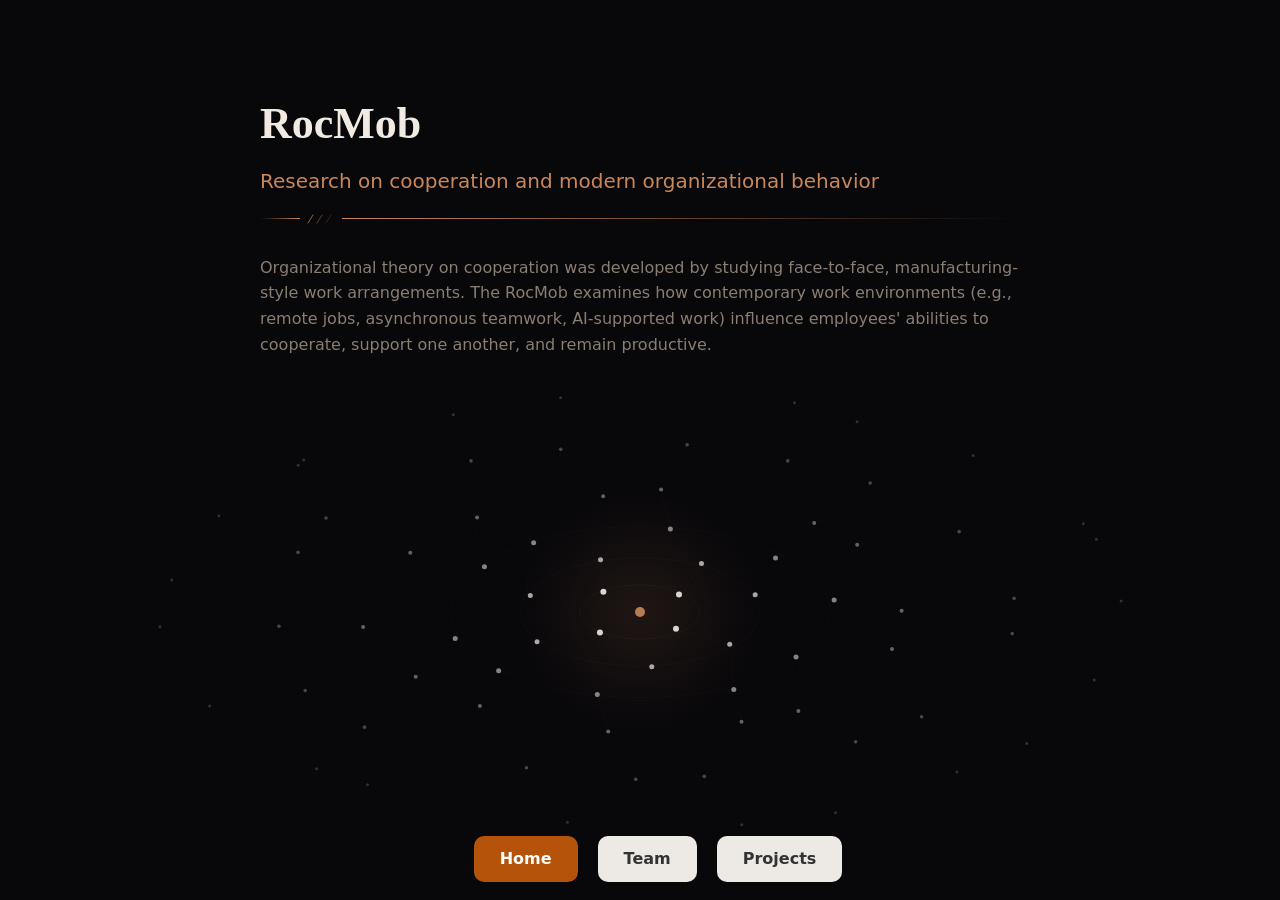
<file: index.html>
<!DOCTYPE html>
<html>
<head>
<meta charset="utf-8">
<meta name="viewport" content="width=device-width, initial-scale=1">
<meta name="description" content="RocMob at Auburn University | Christopher Dishop | Department of Psychological Sciences.">
<title>RocMob | Auburn University | Christopher Dishop</title>
<link rel="canonical" href="https://cdishop.github.io/rocmob/">
<link rel="stylesheet" href="style.css">
<style>
body {
  background: #08070A;
  color: #F0EAE2;
}
canvas {
  position: fixed;
  inset: 0;
  width: 100%;
  height: 100%;
  z-index: 0;
}
.container {
  position: relative;
  z-index: 2;
}
.container p {
  color: #8A7E72;
}
.subtitle {
  color: #C9875A;
}
.divider-line-left {
  background: linear-gradient(
    to right,
    transparent,
    rgba(201,135,90,0.5),
    #C9875A
  );
}
.divider-line-right {
  background: linear-gradient(
    to right,
    #C9875A,
    rgba(201,135,90,0.5),
    #08070A
  );
}
.navbar {
  background: transparent;
  z-index: 3;
}
</style>
</head>
<body>
<canvas id="orbitCanvas"></canvas>
<div class="container">
<h1>RocMob</h1>
<div class="subtitle">
Research on cooperation and modern organizational behavior
</div>
<div class="divider">
  <div class="divider-line-left"></div>
  <svg class="divider-slashes" viewBox="0 0 30 12" xmlns="http://www.w3.org/2000/svg">
    <line x1="2" y1="10" x2="7" y2="2" stroke="#C9875A" stroke-width="0.75" stroke-linecap="round"/>
    <line x1="11" y1="10" x2="16" y2="2" stroke="#C9875A" stroke-width="0.75" stroke-linecap="round" opacity="0.6"/>
    <line x1="20" y1="10" x2="25" y2="2" stroke="#C9875A" stroke-width="0.75" stroke-linecap="round" opacity="0.3"/>
  </svg>
  <div class="divider-line-right"></div>
</div>
<p>
Organizational theory on cooperation was developed by studying face-to-face, manufacturing-style work arrangements. The RocMob examines how contemporary work environments (e.g., remote jobs, asynchronous teamwork, AI-supported work) influence employees' abilities to cooperate, support one another, and remain productive.
</p>
</div>
<div class="navbar">
<a class="navbutton" href="index.html">Home</a>
<a class="navbutton secondary" href="team.html">Team</a>
<a class="navbutton secondary" href="projects.html">Projects</a>
</div>
<script>
(() => {
const canvas = document.getElementById("orbitCanvas");
const ctx = canvas.getContext("2d");
let W, H, cx, cy, dpr;
function resize(){
dpr = window.devicePixelRatio || 1;
W = window.innerWidth;
H = window.innerHeight;
canvas.width = W * dpr;
canvas.height = H * dpr;
ctx.setTransform(dpr,0,0,dpr,0,0);
cx = W * 0.5;
cy = H * 0.68;
}
const rings = [
{radius:60,count:4,speed:0.4,size:3,opacity:0.9},
{radius:120,count:7,speed:-0.25,size:2.5,opacity:0.7},
{radius:190,count:10,speed:0.18,size:2.5,opacity:0.55},
{radius:270,count:14,speed:-0.12,size:2,opacity:0.4},
{radius:370,count:18,speed:0.08,size:1.8,opacity:0.28},
{radius:480,count:22,speed:-0.05,size:1.5,opacity:0.18}
];
const particles = [];
for(const ring of rings){
let ringParts=[];
for(let i=0;i<ring.count;i++){
ringParts.push({
angle:(Math.PI*2/ring.count)*i+Math.random()*0.3,
wobble:Math.random()*Math.PI*2,
wobbleAmp:3+Math.random()*8,
wobbleSpeed:0.5+Math.random()*1.5
});
}
particles.push(ringParts);
}
function drawConnections(time){
let t=time*0.001;
for(let r=0;r<rings.length-1;r++){
let ringA=rings[r];
let ringB=rings[r+1];
let partsA=particles[r];
let partsB=particles[r+1];
for(const a of partsA){
let ax=cx+Math.cos(a.angle+t*ringA.speed)*ringA.radius;
let ay=cy+Math.sin(a.angle+t*ringA.speed)*ringA.radius*0.45;
for(const b of partsB){
let bx=cx+Math.cos(b.angle+t*ringB.speed)*ringB.radius;
let by=cy+Math.sin(b.angle+t*ringB.speed)*ringB.radius*0.45;
let dx=ax-bx;
let dy=ay-by;
let dist=Math.sqrt(dx*dx+dy*dy);
if(dist<100){
let alpha=(1-dist/100)*0.08;
ctx.beginPath();
ctx.moveTo(ax,ay);
ctx.lineTo(bx,by);
ctx.strokeStyle=`rgba(201,135,90,${alpha})`;
ctx.lineWidth=0.6;
ctx.stroke();
}
}
}
}
}
function loop(time){
ctx.fillStyle="#08070A";
ctx.fillRect(0,0,W,H);
let grad=ctx.createRadialGradient(cx,cy,0,cx,cy,120);
grad.addColorStop(0,"rgba(201,135,90,0.12)");
grad.addColorStop(1,"rgba(201,135,90,0)");
ctx.fillStyle=grad;
ctx.fillRect(0,0,W,H);
ctx.beginPath();
ctx.arc(cx,cy,5,0,Math.PI*2);
ctx.fillStyle="rgba(201,135,90,0.9)";
ctx.fill();
drawConnections(time);
for(let r=0;r<rings.length;r++){
let ring=rings[r];
ctx.beginPath();
ctx.ellipse(cx,cy,ring.radius,ring.radius*0.45,0,0,Math.PI*2);
ctx.strokeStyle=`rgba(201,135,90,${ring.opacity*0.12})`;
ctx.lineWidth=0.5;
ctx.stroke();
for(const p of particles[r]){
let angle=p.angle+time*0.001*ring.speed;
let wobble=Math.sin(time*0.001*p.wobbleSpeed+p.wobble)*p.wobbleAmp;
let x=cx+Math.cos(angle)*(ring.radius+wobble);
let y=cy+Math.sin(angle)*(ring.radius+wobble)*0.45;
ctx.beginPath();
ctx.arc(x,y,ring.size,0,Math.PI*2);
ctx.fillStyle=`rgba(240,234,226,${ring.opacity})`;
ctx.fill();
}
}
requestAnimationFrame(loop);
}
window.addEventListener("resize",resize);
resize();
requestAnimationFrame(loop);
})();
</script>
</body>
</html>
</file>
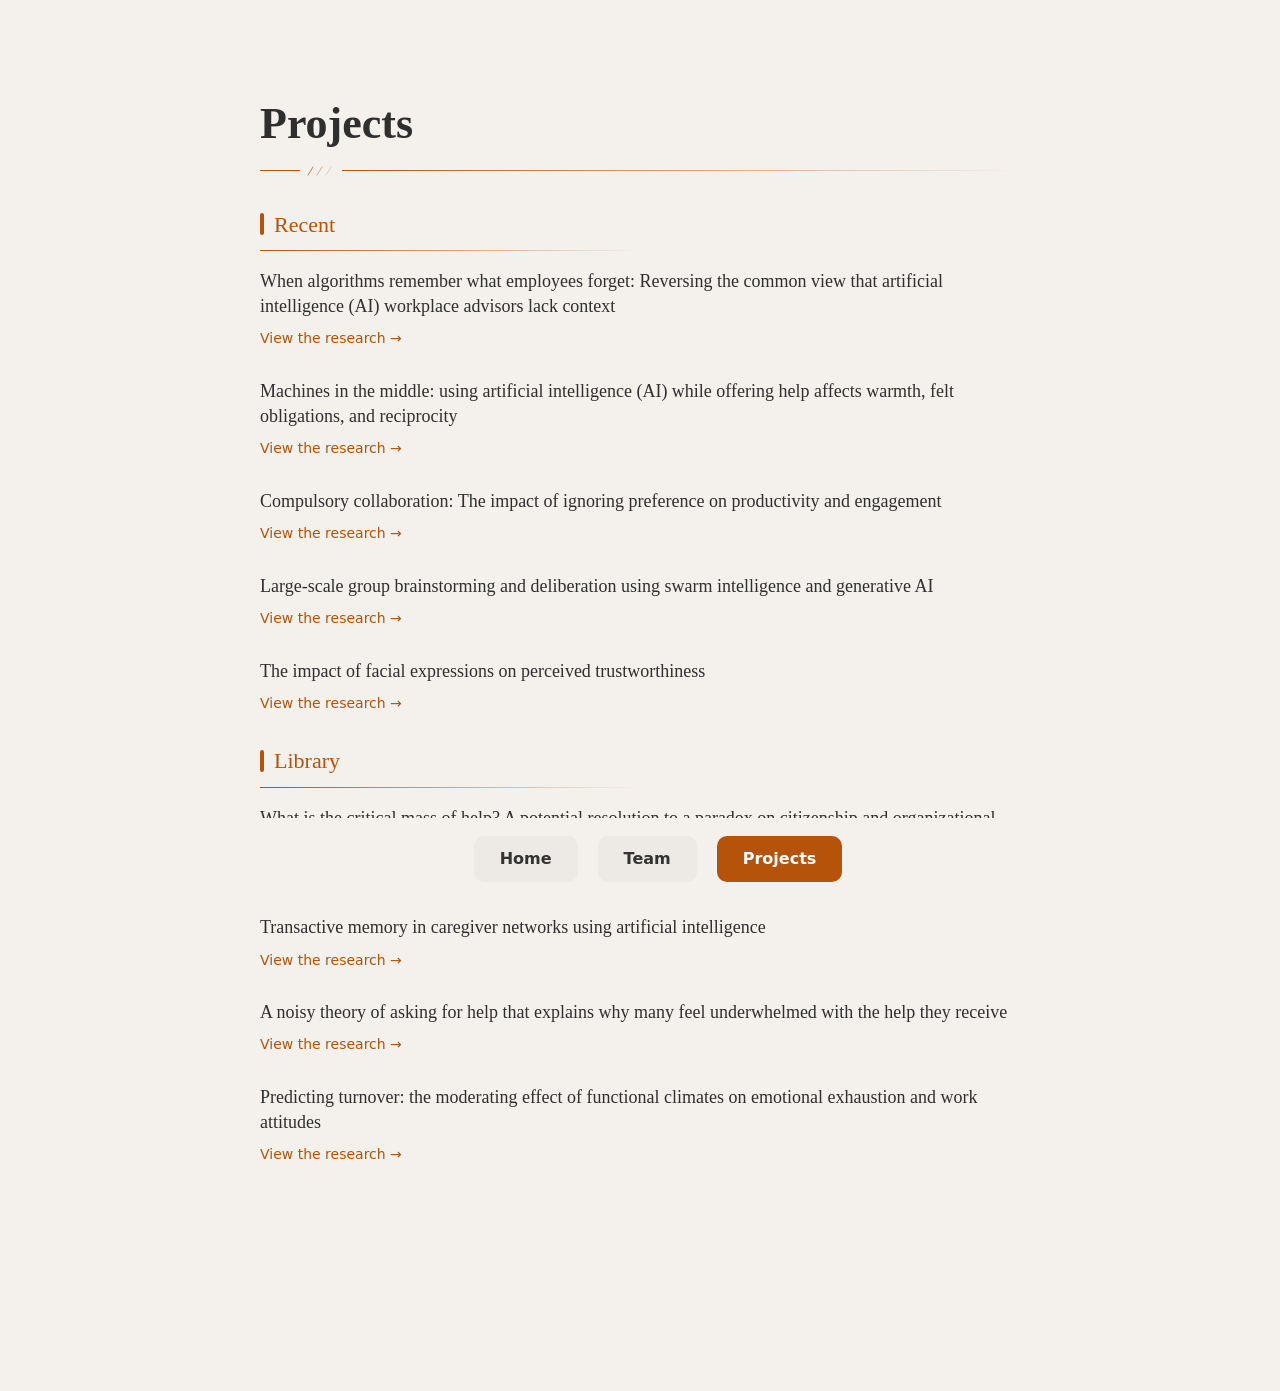
<file: projects.html>
<!DOCTYPE html>
<html>
<head>
  <meta charset="utf-8">
  <meta name="viewport" content="width=device-width, initial-scale=1">
  <meta name="description" content="Publications and research from the RocMob | Christopher Dishop | Auburn University | Department of Psychological Sciences.">
  <title>RocMob Projects</title>
  <link rel="stylesheet" href="style.css">
</head>

<body>

<div class="container">

<h1>Projects</h1>

<div class="divider">
  <div class="divider-line-left"></div>
  <svg class="divider-slashes" viewBox="0 0 30 12" xmlns="http://www.w3.org/2000/svg">
    <line x1="2" y1="10" x2="7" y2="2" stroke="#b45309" stroke-width="0.75" stroke-linecap="round"/>
    <line x1="11" y1="10" x2="16" y2="2" stroke="#b45309" stroke-width="0.75" stroke-linecap="round" opacity="0.6"/>
    <line x1="20" y1="10" x2="25" y2="2" stroke="#b45309" stroke-width="0.75" stroke-linecap="round" opacity="0.3"/>
  </svg>
  <div class="divider-line-right"></div>
</div>


<div class="section-header">
  <div class="section-header-title">
    <div class="section-header-bar"></div>
    <h2>Recent</h2>
  </div>
  <div class="section-header-line"></div>
</div>


<!-- recent projects block COPY / PASTE BLOCK BELOW FOR EACH PROJECT -->
<!-- recent projects block COPY / PASTE BLOCK BELOW FOR EACH PROJECT -->
<!-- recent projects block COPY / PASTE BLOCK BELOW FOR EACH PROJECT -->
<!-- recent projects block COPY / PASTE BLOCK BELOW FOR EACH PROJECT -->
<!-- recent projects block COPY / PASTE BLOCK BELOW FOR EACH PROJECT -->


<div class="project">
  <p class="project-title">When algorithms remember what employees forget: Reversing the common view that artificial intelligence (AI) workplace advisors lack context</p>
  <a class="project-link" target="_blank" href="https://www.sciencedirect.com/science/article/pii/S0747563226000919">View the research &rarr;</a>
</div>

<div class="project">
  <p class="project-title">Machines in the middle: using artificial intelligence (AI) while offering help affects warmth, felt obligations, and reciprocity</p>
  <a class="project-link" target="_blank" href="https://scholar.google.com/citations?view_op=view_citation&hl=en&user=VSTAif8AAAAJ&sortby=pubdate&citation_for_view=VSTAif8AAAAJ:M3ejUd6NZC8C">View the research &rarr;</a>
</div>

<div class="project">
  <p class="project-title">Compulsory collaboration: The impact of ignoring preference on productivity and engagement</p>
  <a class="project-link" target="_blank" href="posters/branch-usd-thesis.pdf">View the research &rarr;</a>
</div>

<div class="project">
  <p class="project-title">Large-scale group brainstorming and deliberation using swarm intelligence and generative AI</p>
  <a class="project-link" target="_blank" href="https://scholar.google.com/citations?view_op=view_citation&hl=en&user=VSTAif8AAAAJ&sortby=pubdate&citation_for_view=VSTAif8AAAAJ:4TOpqqG69KYC">View the research &rarr;</a>
</div>

<div class="project">
  <p class="project-title">The impact of facial expressions on perceived trustworthiness</p>
  <a class="project-link" target="_blank" href="posters/branch-smiles.pdf">View the research &rarr;</a>
</div>

<!-- library projects block-->
<!-- library projects block-->
<!-- library projects block-->
<!-- library projects block-->


<div class="section-header" style="margin-top: 28px;">
  <div class="section-header-title">
    <div class="section-header-bar"></div>
    <h2>Library</h2>
  </div>
  <div class="section-header-line"></div>
</div>


<div class="project">
  <p class="project-title">What is the critical mass of help? A potential resolution to a paradox on citizenship and organizational performance</p>
  <a class="project-link" target="_blank" href="https://scholar.google.com/citations?view_op=view_citation&hl=en&user=VSTAif8AAAAJ&sortby=pubdate&citation_for_view=VSTAif8AAAAJ:YsMSGLbcyi4C">View the research &rarr;</a>
</div>

<div class="project">
  <p class="project-title">Transactive memory in caregiver networks using artificial intelligence</p>
  <a class="project-link" target="_blank" href="posters/transactive.pdf">View the research &rarr;</a>
</div>

<div class="project">
  <p class="project-title">A noisy theory of asking for help that explains why many feel underwhelmed with the help they receive</p>
  <a class="project-link" target="_blank" href="https://scholar.google.com/citations?view_op=view_citation&hl=en&user=VSTAif8AAAAJ&sortby=pubdate&citation_for_view=VSTAif8AAAAJ:5nxA0vEk-isC">View the research &rarr;</a>
</div>

<div class="project">
  <p class="project-title">Predicting turnover: the moderating effect of functional climates on emotional exhaustion and work attitudes</p>
  <a class="project-link" target="_blank" href="https://scholar.google.com/citations?view_op=view_citation&hl=en&user=VSTAif8AAAAJ&cstart=20&pagesize=80&sortby=pubdate&citation_for_view=VSTAif8AAAAJ:2osOgNQ5qMEC">View the research &rarr;</a>
</div>


</div>

<div class="navbar">

<a class="navbutton secondary" href="index.html">Home</a>
<a class="navbutton secondary" href="team.html">Team</a>
<a class="navbutton" href="projects.html">Projects</a>

</div>

<div class="footer">
<p></p>
</div>

</body>
</html>
</file>
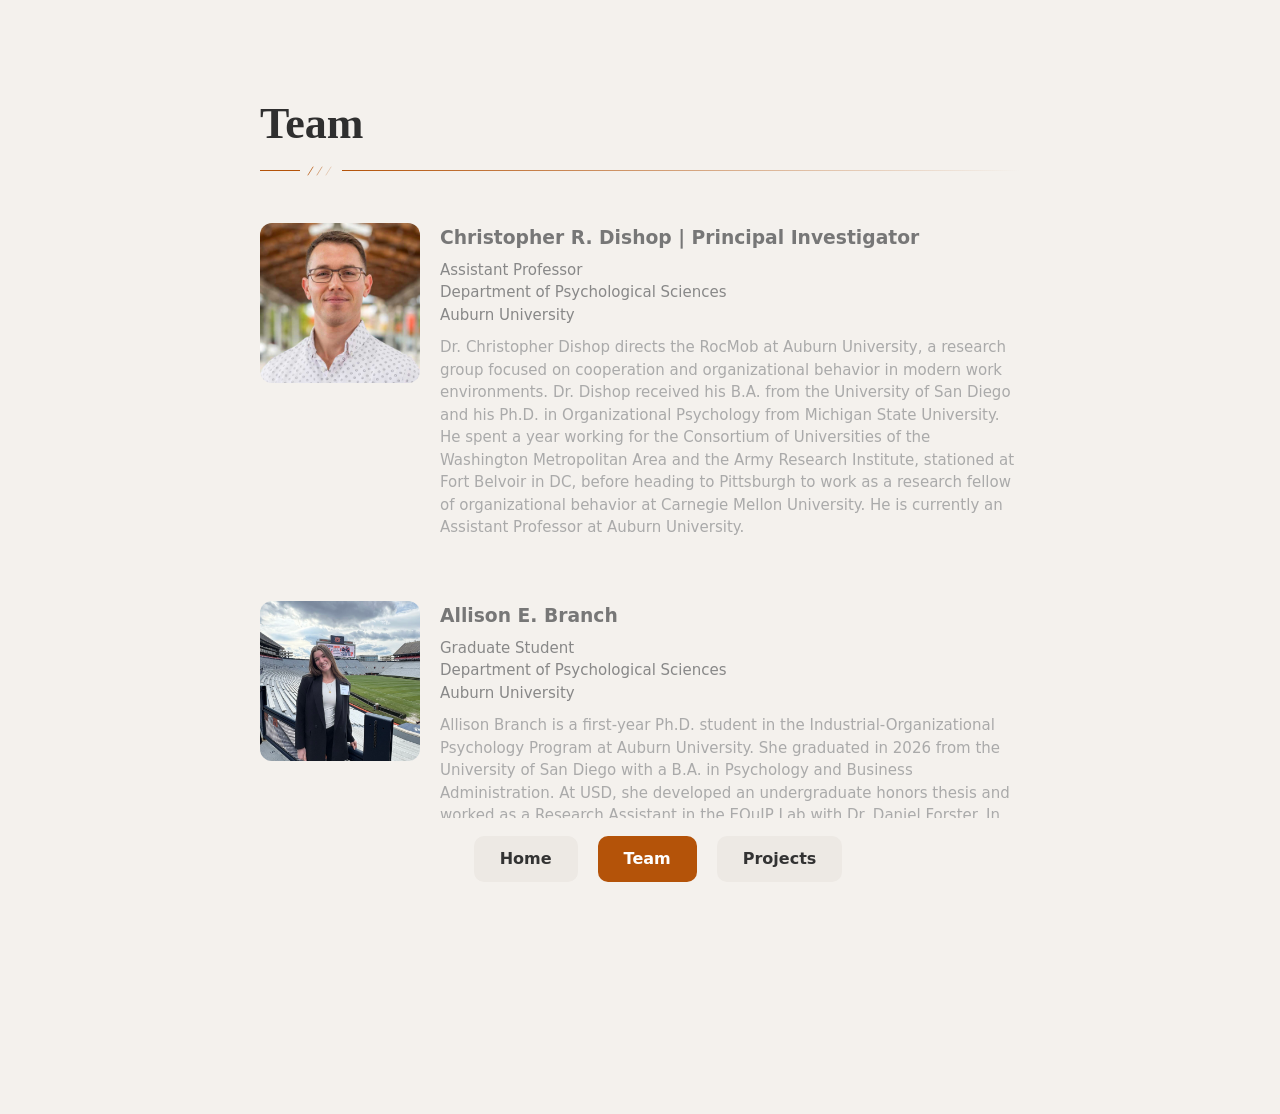
<file: team.html>
<!DOCTYPE html>
<html>
<head>
  <meta charset="utf-8">
  <meta name="viewport" content="width=device-width, initial-scale=1">

  <meta name="description" content="Meet the RocMob team. | Auburn University | Christopher Dishop | Department of Psychological Sciences.">

  <title>RocMob Team</title>

  <link rel="stylesheet" href="style.css">

  <!-- Tell Google which image represents this page -->

  <meta property="og:image" content="https://cdishop.github.io/rocmob/images/chris.jpg">
  <link rel="image_src" href="https://cdishop.github.io/rocmob/images/chris.jpg">

</head>

<body>

<div class="container">

<h1>Team</h1>

<div class="divider">
  <div class="divider-line-left"></div>
  <svg class="divider-slashes" viewBox="0 0 30 12" xmlns="http://www.w3.org/2000/svg">
    <line x1="2" y1="10" x2="7" y2="2" stroke="#b45309" stroke-width="0.75" stroke-linecap="round"/>
    <line x1="11" y1="10" x2="16" y2="2" stroke="#b45309" stroke-width="0.75" stroke-linecap="round" opacity="0.6"/>
    <line x1="20" y1="10" x2="25" y2="2" stroke="#b45309" stroke-width="0.75" stroke-linecap="round" opacity="0.3"/>
  </svg>
  <div class="divider-line-right"></div>
</div>


<div class="team-member">

<img src="images/chris.jpg">

<div>

<h3>Christopher R. Dishop | Principal Investigator</h3>

<p class="team-role">Assistant Professor<br>
Department of Psychological Sciences<br>
Auburn University</p>

<p class="team-desc">
Dr. Christopher Dishop directs the RocMob at Auburn University, a research group focused on cooperation and organizational behavior in modern work environments. Dr. Dishop received his B.A. from the University of San Diego and his Ph.D. in Organizational Psychology from Michigan State University. He spent a year working for the Consortium of Universities of the Washington Metropolitan Area and the Army Research Institute, stationed at Fort Belvoir in DC, before heading to Pittsburgh to work as a research fellow of organizational behavior at Carnegie Mellon University. He is currently an Assistant Professor at Auburn University.
</p>

</div>

</div>


<div class="team-member">

<img src="images/student1.jpg">

<div>

<h3>Allison E. Branch</h3>

<p class="team-role">Graduate Student<br>
Department of Psychological Sciences<br>
Auburn University</p>

<p class="team-desc">Allison Branch is a first-year Ph.D. student in the Industrial-Organizational Psychology Program at Auburn University. She graduated in 2026 from the University of San Diego with a B.A. in Psychology and Business Administration. At USD, she developed an undergraduate honors thesis and worked as a Research Assistant in the EQuIP Lab with Dr. Daniel Forster. In her free time, she enjoys playing volleyball (beach and indoor), yoga, and traveling.</p>

</div>

</div>


</div>


<div class="navbar">

<a class="navbutton secondary" href="index.html">Home</a>
<a class="navbutton" href="team.html">Team</a>
<a class="navbutton secondary" href="projects.html">Projects</a>

</div>

<div class="footer">
<p></p>
</div>

</body>
</html>
</file>
<file: style.css>
body {
  font-family: system-ui, -apple-system, Segoe UI, Roboto, sans-serif;
  background: #f4f1ed;
  color: #2f2f2f;
  margin: 0;
  line-height: 1.6;
}

.container {
  max-width: 760px;
  margin: auto;
  padding: 60px 20px 100px;
}

h1 {
  font-family: Georgia, serif;
  font-size: 44px;
  margin-bottom: 5px;
}

.subtitle {
  font-size: 20px;
  color: #b45309;
  margin-bottom: 16px;
}

.divider {
  display: flex;
  align-items: center;
  gap: 6px;
  margin-bottom: 30px;
  height: 12px;
}

.divider-line-left {
  width: 40px;
  height: 1px;
  background: #b45309;
}

.divider-slashes {
  width: 30px;
  height: 12px;
  flex-shrink: 0;
}

.divider-line-right {
  flex: 1;
  height: 1px;
  background: linear-gradient(to right, #b45309, transparent);
}

.card {
  background: white;
  padding: 28px;
  border-radius: 14px;
  box-shadow: 0 6px 18px rgba(0,0,0,.05);
}

.team-member {
  display: flex;
  gap: 20px;
  margin-bottom: 30px;
  padding: 16px;
  margin-left: -16px;
  margin-right: -16px;
  border-radius: 12px;
  transition: transform 0.2s, box-shadow 0.2s, background 0.2s;
}

.team-member:hover {
  transform: translateY(-3px);
  box-shadow: 0 8px 24px rgba(0,0,0,0.07);
  background: rgba(255,255,255,0.5);
}

.team-member img {
  width: 160px;
  height: 160px;
  object-fit: cover;
  border-radius: 12px;
  flex-shrink: 0;
}

.team-member h3 {
  margin: 0 0 6px 0;
}

.team-member > div {
  color: #777;
}

.team-role {
  font-size: 15px;
  color: #888;
  margin: 0 0 10px 0;
  line-height: 1.5;
}

.team-desc {
  font-size: 15px;
  color: #aaa;
  margin: 0;
  line-height: 1.5;
}

.project {
  margin-bottom: 28px;
  padding: 0 16px;
  margin-left: -16px;
  margin-right: -16px;
  border-radius: 10px;
  transition: background 0.2s;
}

.project:hover {
  background: rgba(180,83,9,0.06);
}

.project-title {
  font-size: 18px;
  font-family: Georgia, serif;
  color: #2f2f2f;
  margin: 0 0 6px 0;
  line-height: 1.4;
}

.project-link {
  color: #b45309;
  text-decoration: none;
  font-size: 14px;
  transition: color 0.2s;
}

.project-link:hover {
  color: #934407;
  text-decoration: underline;
}

.section-header {
  margin-bottom: 18px;
}

.section-header-title {
  display: flex;
  align-items: center;
  gap: 10px;
}

.section-header-bar {
  width: 4px;
  height: 22px;
  background: #b45309;
  border-radius: 2px;
}

.section-header h2 {
  font-family: Georgia, serif;
  font-size: 22px;
  font-weight: normal;
  color: #b45309;
  margin: 0;
}

.section-header-line {
  width: 50%;
  height: 1px;
  background: linear-gradient(to right, #b45309, transparent);
  margin-top: 8px;
}

.navbar {
  position: fixed;
  bottom: 0;
  left: 0;
  width: 100%;
  display: flex;
  justify-content: center;
  gap: 20px;
  padding: 18px;
  background: #f4f1ed;
}

.home-spacer {
  /* not needed with fixed navbar */
}

.footer {
  text-align: center;
  padding: 16px 20px 80px;
  max-width: 760px;
  margin: 0 auto;
}

.footer p {
  font-size: 12px;
  color: #aaa;
  margin: 0;
}

.navbutton {
  background: #b45309;
  color: white;
  text-decoration: none;
  padding: 10px 26px;
  border-radius: 10px;
  font-weight: 600;
  transition: background 0.2s;
}

.navbutton:hover {
  background: #934407;
}

.navbutton.secondary {
  background: #ede9e4;
  color: #333;
}

.navbutton.secondary:hover {
  background: #ddd8d1;
}
/* HOME ORBIT VISUALIZATION
   This block is intentionally additive. It does not replace the existing
   header, card, team, project, footer, or fixed navbar styles above. */

.orb-section {
  width: 100%;
  height: 280px;
  margin: 42px auto 8px;
  overflow: hidden;
  position: relative;
  border-radius: 22px;
  background:
    radial-gradient(circle at 50% 50%, rgba(180,83,9,0.18), transparent 42%),
    linear-gradient(135deg, #151515, #23201d 48%, #111111);
  box-shadow: 0 18px 44px rgba(0,0,0,0.16);
}

.orb-section::before {
  content: "";
  position: absolute;
  inset: 1px;
  border-radius: 21px;
  border: 1px solid rgba(255,255,255,0.08);
  pointer-events: none;
}

#orbCanvas {
  width: 100%;
  height: 100%;
  display: block;
}

@media (max-width: 640px) {
  .orb-section {
    height: 230px;
    border-radius: 18px;
  }

  .container {
    padding: 40px 16px 100px;
  }

  h1 {
    font-size: 34px;
  }

  .team-member {
    flex-direction: column;
    align-items: center;
    text-align: center;
  }

  .team-member img {
    width: 120px;
    height: 120px;
  }

  .navbar {
    gap: 10px;
    padding: 14px 10px;
  }

  .navbutton {
    padding: 10px 18px;
    font-size: 14px;
  }
}
</file>
